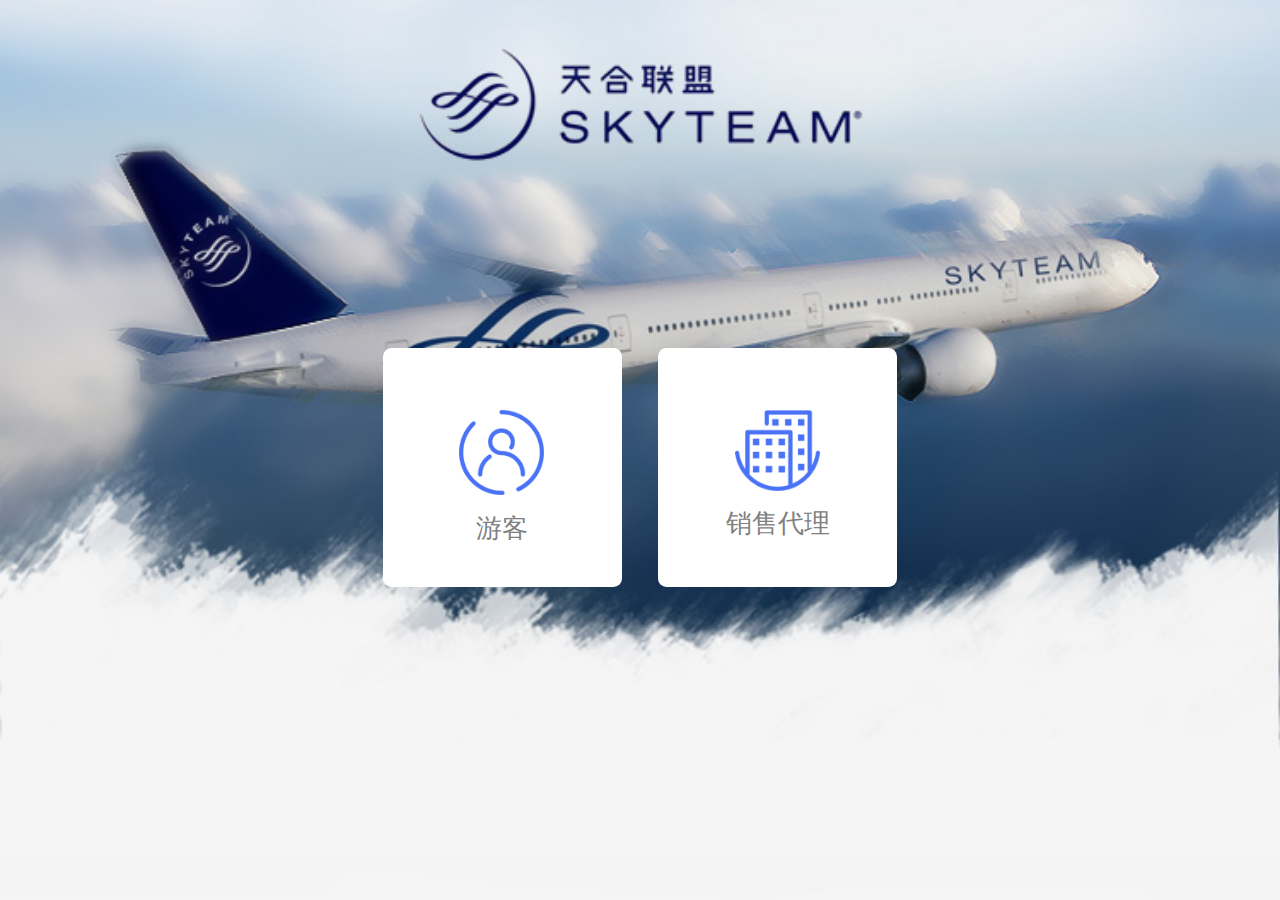
<file: index.html>
<!DOCTYPE html>
<html>
	<head>
		<meta charset="UTF-8">
		<meta name="viewport" content="width=device-width,initial-scale=1.0, minimum-scale=1.0, maximum-scale=1.0, user-scalable=no" />
		<meta name="full-screen" content="yes">
		<meta name="x5-fullscreen" content="true">
		<meta name="apple-touch-fullscreen" content="yes">
		<meta name="screen-orientation" content="portrait">
		<meta name="x5-orientation" content="portrait">
		<meta name="apple-mobile-web-app-status-bar-style" content="black" />
		<meta name="format-detection" content="telephone=no" />
		<meta name="format-detection" content="email=no" />
		<link rel="stylesheet" type="text/css" href="css/main.css"/>
		<title>天合联盟销售系统</title>
	</head>
	<body>
		<div class="index background1">
			<div class="index-btns">
				<a href="tourist.html">
					<div>
						<div class="icon-tourist"></div>
						<span>游客</span>
					</div>
				</a>
				<a href="login.html">
					<div>
						<div class="icon-agent"></div>
						<span>销售代理</span>
					</div>
				</a>
			</div>
		</div>
	</body>
</html>
</file>
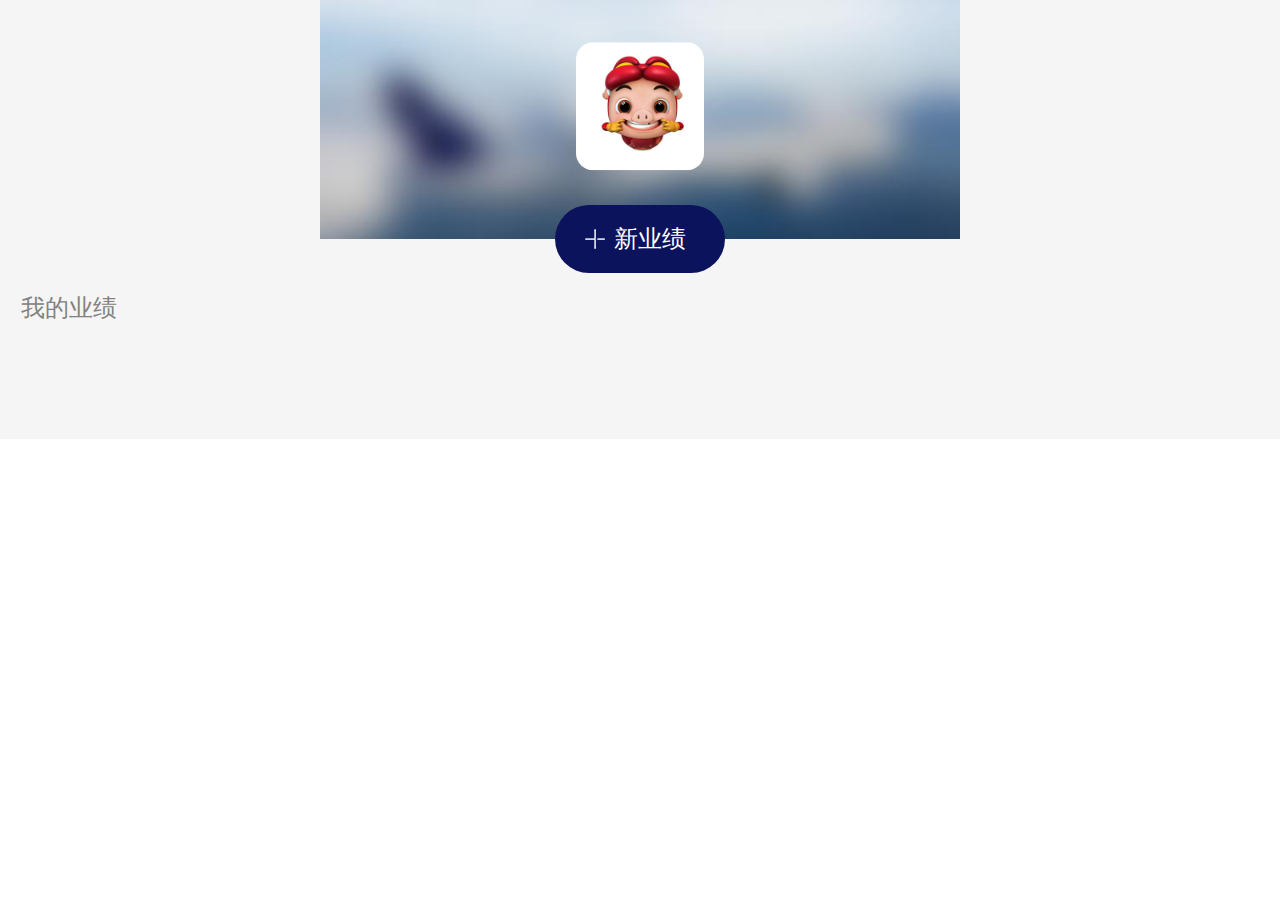
<file: achievement.html>
<!DOCTYPE html>
<html>
	<head>
		<meta charset="UTF-8">
		<meta name="viewport" content="width=device-width,initial-scale=1.0, minimum-scale=1.0, maximum-scale=1.0, user-scalable=no" />
		<meta name="full-screen" content="yes">
		<meta name="x5-fullscreen" content="true">
		<meta name="apple-touch-fullscreen" content="yes">
		<meta name="screen-orientation" content="portrait">
		<meta name="x5-orientation" content="portrait">
		<meta name="apple-mobile-web-app-status-bar-style" content="black" />
		<meta name="format-detection" content="telephone=no" />
		<meta name="format-detection" content="email=no" />
		<title>天合联盟销售系统</title>
		<link rel="stylesheet" type="text/css" href="css/main.css"/>
	</head>
	<body>
		<div class="achievement" data-click="false"> 
			<div class="header"> 
				<span class="header-photo"><img src="images/head.jpg"/></span>
				<div class="header-add" id="add">
					<p>新业绩</p>
				</div>
			</div>
			<div class="my-lists">
				<h3>我的业绩</h3>
				<ul id="list">
					<!--<li class="my-lists-li">
						<span class="img"><img src="images/picture.png" alt="" /></span>
						<div class="txt">
							<p class="txt1 shengl">FFZD4851697745FFZD4851697745</p>
							<p class="txt2">第一季度</p>
							<span>￥32424</span>
						</div>
					</li>
					<li class="my-lists-li">
						<span class="img"><img src="images/picture.png" alt="" /></span>
						<div class="txt">
							<p class="txt1">FFZD4851697745</p>
							<p class="txt2">第一季度</p>
							<span>￥32424</span>
						</div>
					</li>-->
				</ul>
			</div>
			<div class="page" id="page1"></div>
		</div>
		
		<div class="achievement-add"> 
			<!--<div class="header"></div>-->
			<div class="opacity-box">
			
			</div>
			<div class="form-table">
				<form action="" id="form-table">
					<dl>
						<dt>套票号</dt>
						<dd><input type="text" name="number" placeholder="请输入套票号" /></dd>
						<span class="line"></span>
					</dl>
					<dl>
						<dt>套票金额</dt>
						<dd><input type="number" name="money" placeholder="请输入套票金额" /></dd>
						<span class="line"></span>
					</dl>
					<dl>
						<dt>上传图片</dt>
						<dd>
							<div class="file-box">
								<img id="preview-img" src="images/picture.png" class="hide">
								<input  type="file" name="fileScreen" accept="image/*" id="fileScreen" value="">
							</div>
						</dd>
						<span class="line"></span>
					</dl>
					<dl>
						<dt>活动时间</dt>
						<dd class="time">
							<span data-time="1">第一季度</span>
							<span data-time="2">第二季度</span>
							<span data-time="3">第三季度</span>
							<span data-time="4">第四季度</span>
						</dd>
					</dl>
					<div class="submit">提交新业绩</div>
				</form>
			</div>
		</div>
		<script type="text/javascript">
			var baseURL = 'images/';
		</script>
		<script src="js/jquery-2.1.0.js" type="text/javascript" charset="utf-8"></script>
		<script src="js/common.js" type="text/javascript" charset="utf-8"></script>
		<script src="js/jquery.mCustomScrollbar.concat.min.js" type="text/javascript" charset="utf-8"></script>
		<script src="js/achievement.js" type="text/javascript" charset="utf-8"></script>
	</body>
</html>
</file>
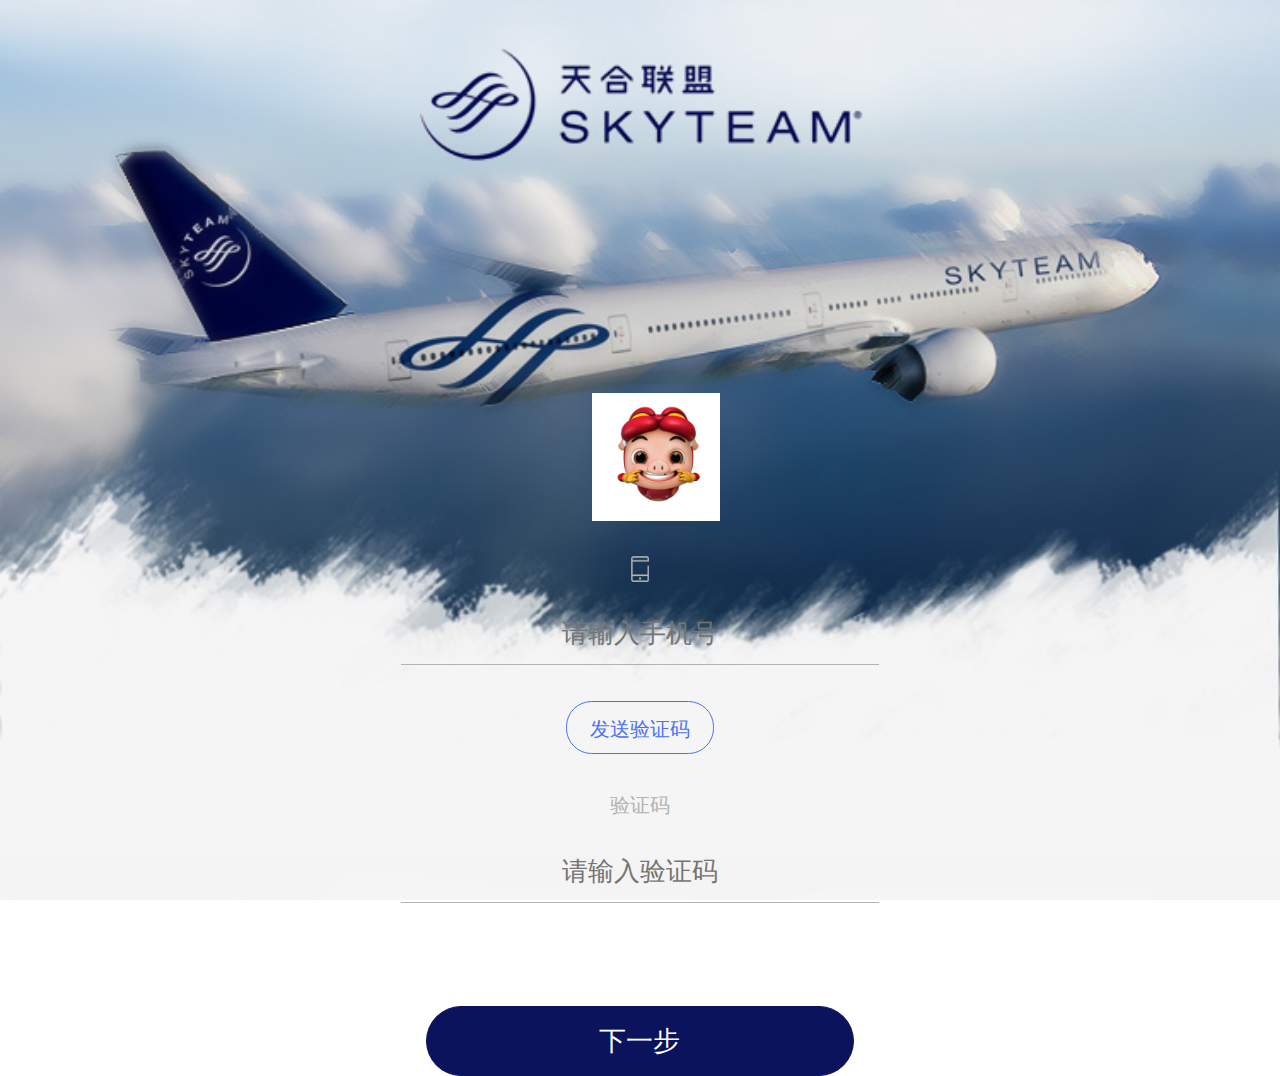
<file: forget.html>
<!DOCTYPE html>
<html>
	<head>
		<meta charset="UTF-8">
		<meta name="viewport" content="width=device-width,initial-scale=1.0, minimum-scale=1.0, maximum-scale=1.0, user-scalable=no" />
		<meta name="full-screen" content="yes">
		<meta name="x5-fullscreen" content="true">
		<meta name="apple-touch-fullscreen" content="yes">
		<meta name="screen-orientation" content="portrait">
		<meta name="x5-orientation" content="portrait">
		<meta name="apple-mobile-web-app-status-bar-style" content="black" />
		<meta name="format-detection" content="telephone=no" />
		<meta name="format-detection" content="email=no" />
		<title>天合任我行-忘记密码</title>
		<link rel="stylesheet" type="text/css" href="css/main.css"/>
	</head>
	<body>
		<div class="login background1">
			<!--忘记密码-->
			<div class="forget-cont">
				<!--head-->
				<div class="head">
					<img src="images/head.jpg"/>
				</div>
				<!--input-->
				<ul class="input-wrap">
					<li>
						<div><span class="icon-phone icon"></span></div>
						<input type="text" name="" id="phone" value="" placeholder="请输入手机号" />
						<span class="line"></span>
					</li>
					<li class="identify-code">
						<div id="identify-code" class="" data-code='0'>发送验证码</div>
						<p id="identify-time" class="hide">60s</p>
					</li>
					<li>
						<div><span class="icon-txt icon">验证码</span></div>
						<input type="text" name="" id="identify" value="" placeholder="请输入验证码" />
						<p class="identify-txt">验证码错误</p>
						<span class="line"></span>
					</li>
				</ul>
				<!--btns-->
				<ul class="forget-btns">
					<li class="btns active btn-forget-next">下一步</li>
				</ul>
			</div>
		</div>
		<script type="text/javascript">
			var baseURL = 'images/';
		</script>
		<script src="js/jquery-2.1.0.js" type="text/javascript" charset="utf-8"></script>
		<script src="js/common.js" type="text/javascript" charset="utf-8"></script>
		<script src="js/forget.js" type="text/javascript" charset="utf-8"></script>
	</body>
</html>
</file>
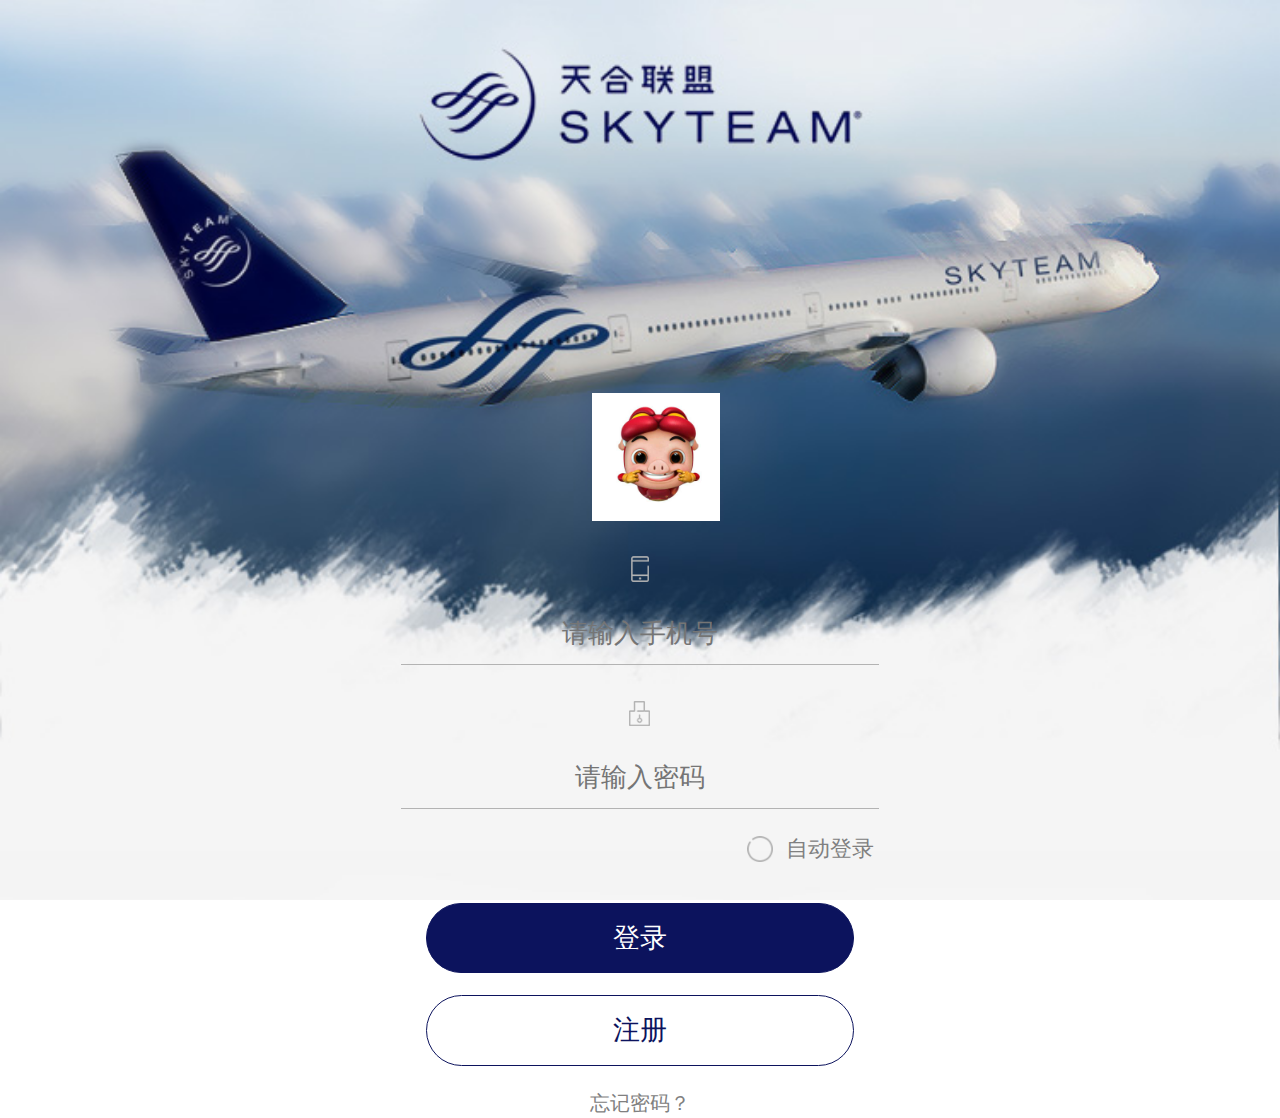
<file: login.html>
<!DOCTYPE html>
<html>
	<head>
		<meta charset="UTF-8">
		<meta name="viewport" content="width=device-width,initial-scale=1.0, minimum-scale=1.0, maximum-scale=1.0, user-scalable=no" />
		<meta name="full-screen" content="yes">
		<meta name="x5-fullscreen" content="true">
		<meta name="apple-touch-fullscreen" content="yes">
		<meta name="screen-orientation" content="portrait">
		<meta name="x5-orientation" content="portrait">
		<meta name="apple-mobile-web-app-status-bar-style" content="black" />
		<meta name="format-detection" content="telephone=no" />
		<meta name="format-detection" content="email=no" />
		<title>天合任我行-登录</title>
		<link rel="stylesheet" type="text/css" href="css/main.css"/>
	</head>
	<body>
		<div class="login background1">
			<!--登录-->
			<div class="login-cont">
				<!--head-->
				<div class="head">
					<img src="images/head.jpg"/>
				</div>
				<!--input-->
				<ul class="input-wrap">
					<li>
						<div><span class="icon-phone icon"></span></div>
						<input type="text" name="" id="account" value="" placeholder="请输入手机号" />
						<span class="line"></span>
					</li>
					<li>
						<div><span class="icon-lock icon"></span></div>
						<input type="password" name="" id="password" value="" placeholder="请输入密码" />
						<span class="line"></span>
					</li>
				</ul>
				<!--auto-->
				<div class="auto-login">
					<div>
						<span class="icon-login" data-auto='0'></span>
						<span>自动登录</span>
					</div>
				</div>
				<!--btns-->
				<ul class="login-btns">
					<li class="btns active btn-login">登录</li>
					<li class="btns btn-register">注册</li>
				</ul>
				<!--foget-->
				<div class="login-forget">
					<button>忘记密码？</button>
				</div>
			</div>
		</div>
		<script type="text/javascript">
			var baseURL = 'images/';
		</script>
		<script src="js/jquery-2.1.0.js" type="text/javascript" charset="utf-8"></script>
		<script src="js/common.js"></script>
		<script src="js/login.js" type="text/javascript"></script>
	</body>
</html>
</file>
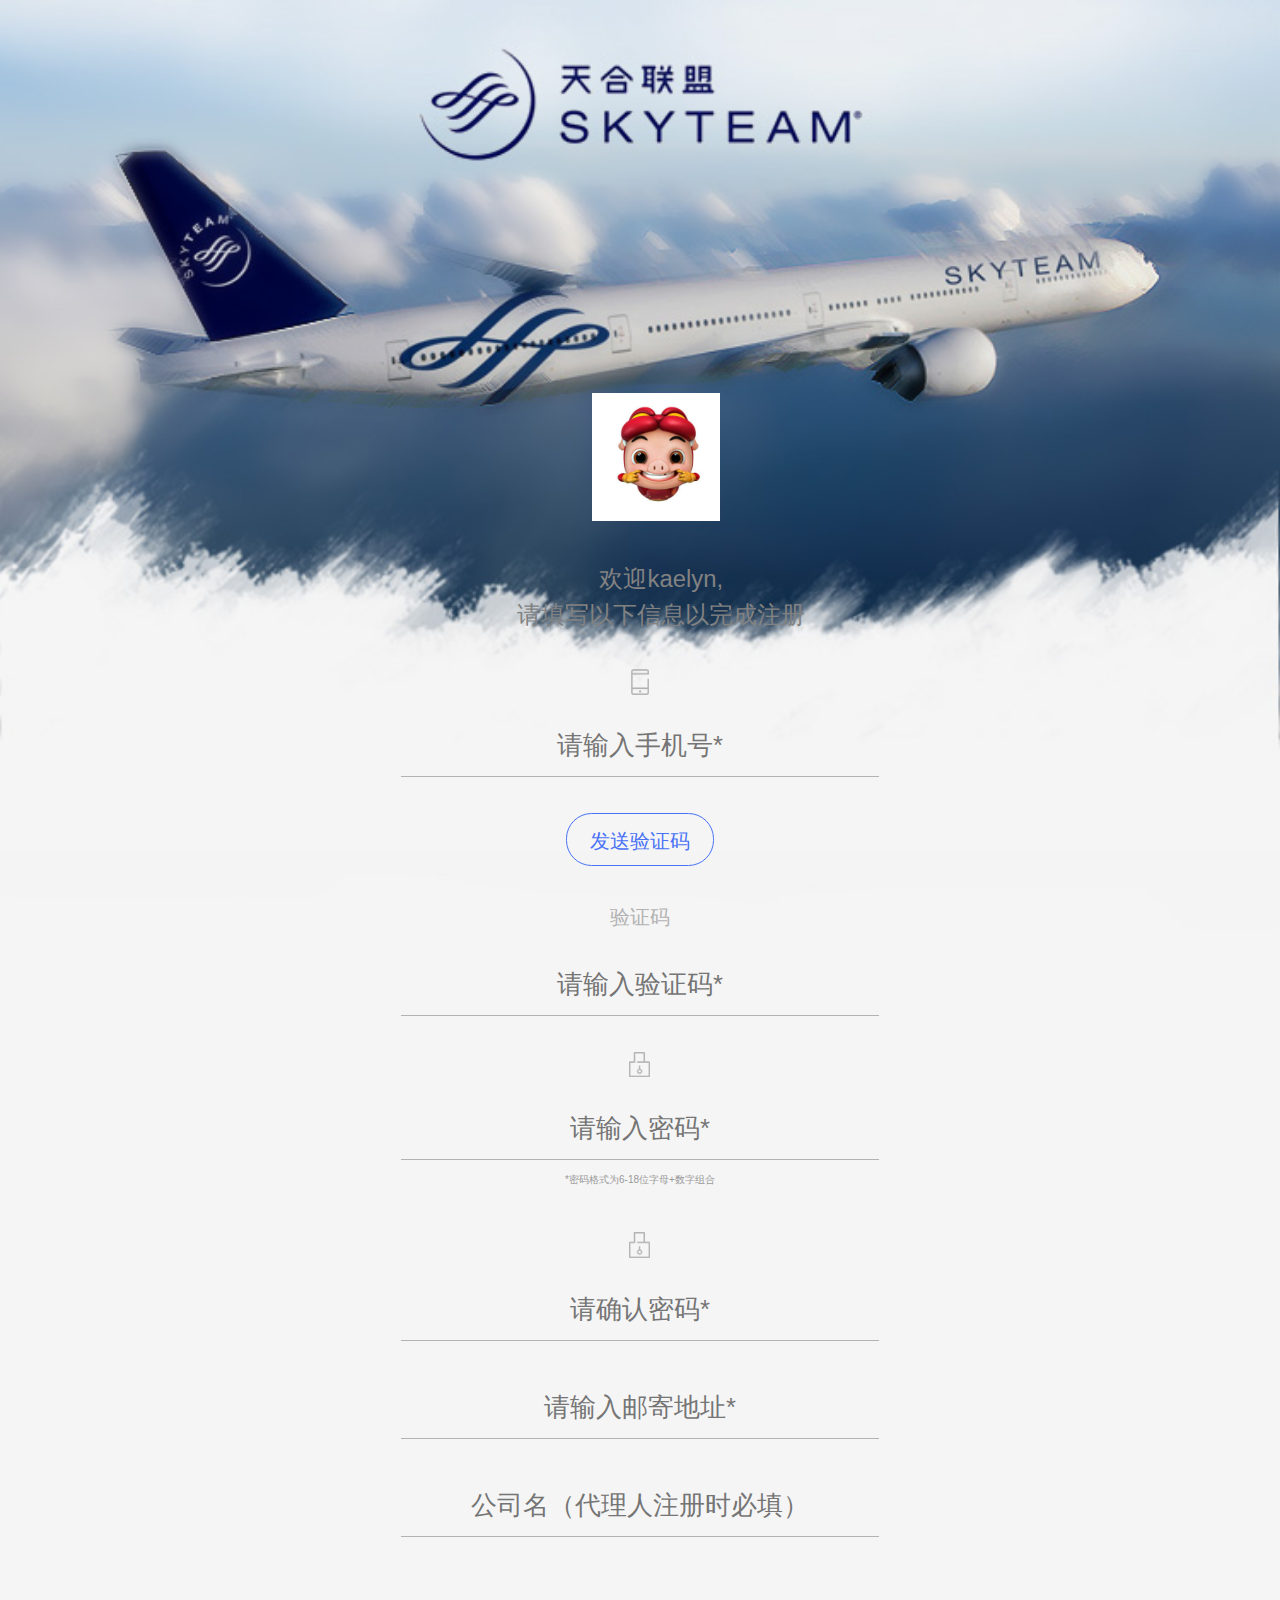
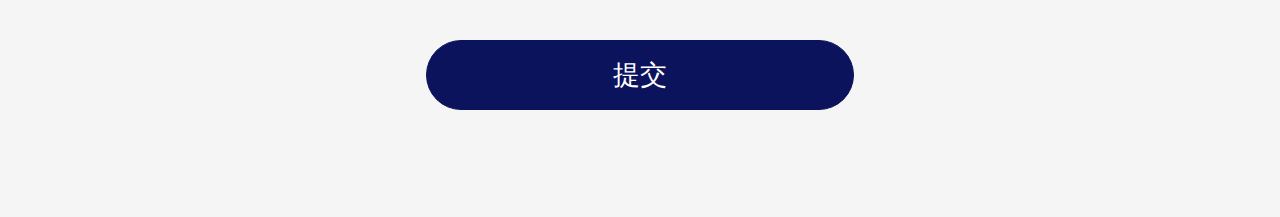
<file: register.html>
<!DOCTYPE html>
<html>
	<head>
		<meta charset="UTF-8">
		<meta name="viewport" content="width=device-width,initial-scale=1.0, minimum-scale=1.0, maximum-scale=1.0, user-scalable=no" />
		<meta name="full-screen" content="yes">
		<meta name="x5-fullscreen" content="true">
		<meta name="apple-touch-fullscreen" content="yes">
		<meta name="screen-orientation" content="portrait">
		<meta name="x5-orientation" content="portrait">
		<meta name="apple-mobile-web-app-status-bar-style" content="black" />
		<meta name="format-detection" content="telephone=no" />
		<meta name="format-detection" content="email=no" />
		<title>天合任我行-注册</title>
		<link rel="stylesheet" type="text/css" href="css/main.css"/>
	</head>
	<body>
		<div class="register background1">
			
			<!--重置密码-->
			<div class="register-cont">
				<!--head-->
				<div class="head">
					<img src="images/head.jpg"/>
				</div>
				<div class="register-welcome">
					欢迎<span>kaelyn</span>,<br />请填写以下信息以完成注册
				</div>
				<!--input-->
				<ul class="input-wrap">
					<li>
						<div><span class="icon-phone icon"></span></div>
						<input type="text" name="" id="phone" value="" placeholder="请输入手机号*" />
						<span class="line"></span>
					</li>
					<li class="identify-code">
						<div id="identify-code" class="" data-code='0'>发送验证码</div>
						<p id="identify-time">60s</p>
						<span class="line"></span>
					</li>
					<li>
						<div><span class="icon-txt icon">验证码</span></div>
						<input type="text" name="" id="identify" value="" placeholder="请输入验证码*" />
						<p class="identify-txt">验证码错误</p>
						<span class="line"></span>
					</li>
					<li class="input-password">
						<div><span class="icon-lock icon"></span></div>
						<input type="password" name="" id="password1" value="" placeholder="请输入密码*" />
						<span class="line"></span>
						<p class="reset-format">*密码格式为6-18位字母+数字组合</p>
					</li>
					<li>
						<div><span class="icon-lock icon"></span></div>
						<input type="password" name="" id="password2" value="" placeholder="请确认密码*" />
						<span class="line"></span>
						<!--<p class="reset-format">*密码格式为6-18位字母+数字组合</p>-->
					</li>
					<li>
						<div><span class="icon-add icon"></span></div>
						<input type="text" name="" id="address" value="" placeholder="请输入邮寄地址*" />
						<span class="line"></span>
					</li>
					<li>
						<div><span class="icon-company icon"></span></div>
						<input type="text" name="" id="company" value="" placeholder="公司名（代理人注册时必填）" />
						<span class="line"></span>
					</li>
				</ul>
				<!--btns-->
				<ul class="forget-btns">
					<li class="btns active btn-register-submit">提交</li>
				</ul>
			</div>
		</div>
		<script type="text/javascript">
			var baseURL = 'images/';
		</script>
		<script src="js/jquery-2.1.0.js" type="text/javascript" charset="utf-8"></script>
		<script src="js/common.js" type="text/javascript" charset="utf-8"></script>
		<script src="js/register.js" type="text/javascript" charset="utf-8"></script>
	</body>
</html>
</file>
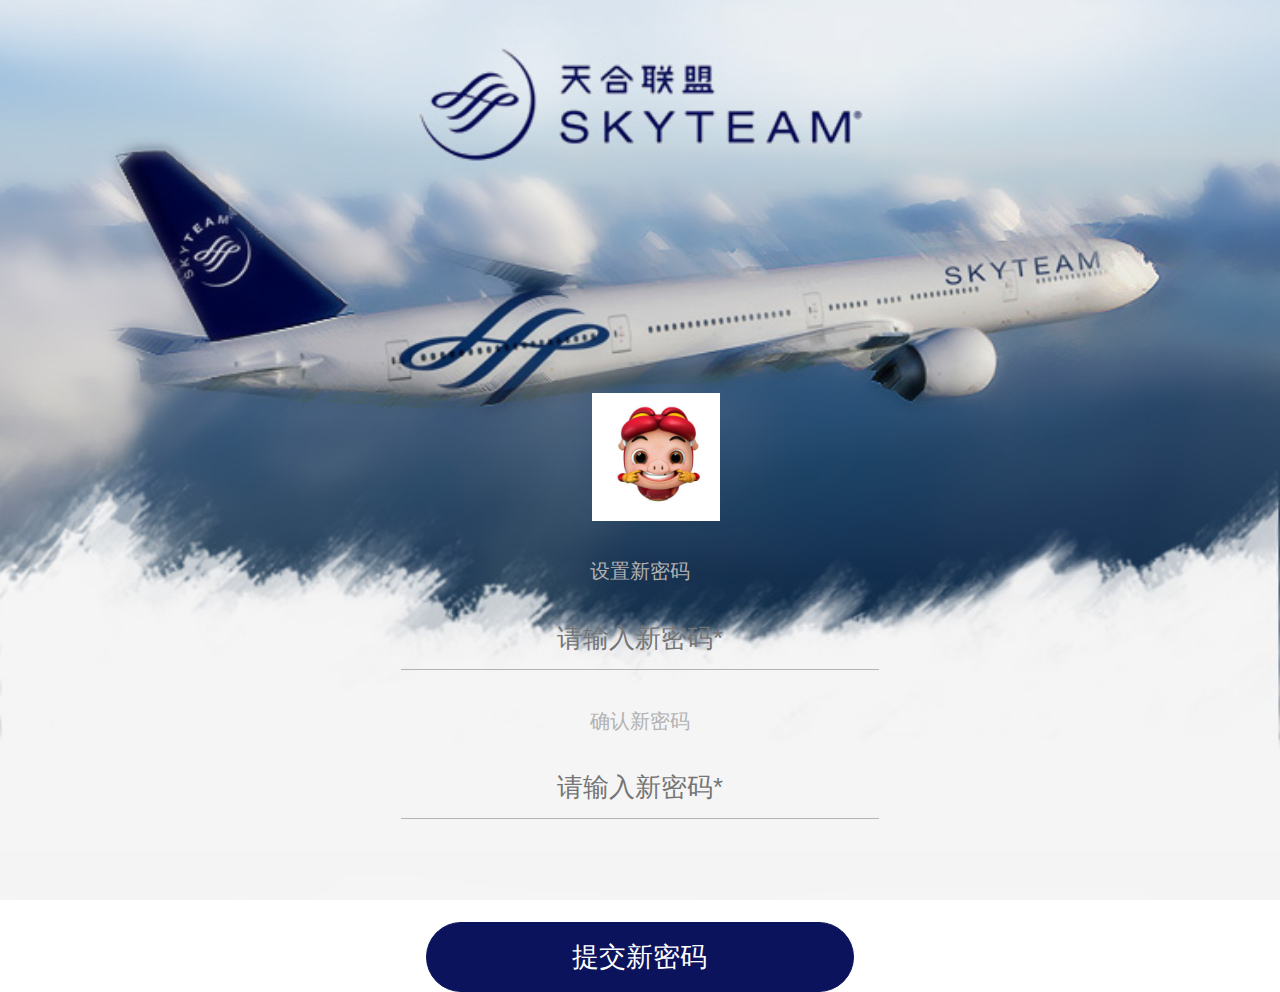
<file: reset.html>
<!DOCTYPE html>
<html>
	<head>
		<meta charset="UTF-8">
		<meta name="viewport" content="width=device-width,initial-scale=1.0, minimum-scale=1.0, maximum-scale=1.0, user-scalable=no" />
		<meta name="full-screen" content="yes">
		<meta name="x5-fullscreen" content="true">
		<meta name="apple-touch-fullscreen" content="yes">
		<meta name="screen-orientation" content="portrait">
		<meta name="x5-orientation" content="portrait">
		<meta name="apple-mobile-web-app-status-bar-style" content="black" />
		<meta name="format-detection" content="telephone=no" />
		<meta name="format-detection" content="email=no" />
		<title>天合任我行-重设密码</title>
		<link rel="stylesheet" type="text/css" href="css/main.css"/>
	</head>
	<body>
		<div class="login background1">
			<!--重置密码-->
			<div class="reset-cont">
				<!--head-->
				<div class="head">
					<img src="images/head.jpg"/>
				</div>
				<!--input-->
				<ul class="input-wrap">
					<li>
						<div><span class="icon-txt icon">设置新密码</span></div>
						<input type="password" name="" id="password1" value="" placeholder="请输入新密码*" />
						<span class="line"></span>
					</li>
					<li>
						<div><span class="icon-txt icon">确认新密码</span></div>
						<input type="password" name="" id="password2" value="" placeholder="请输入新密码*" />
						<p class="identify-txt">密码不一致</p>
						<span class="line"></span>
					</li>
					<div class="reset-format hide">*密码格式为6-18位字母+数字组合</div>
				</ul>
				<!--btns-->
				<ul class="forget-btns">
					<li class="btns active btn-reset-submit">提交新密码</li>
				</ul>
			</div>
		</div>
		<script type="text/javascript">
			var baseURL = 'images/';
		</script>
		<script src="js/jquery-2.1.0.js" type="text/javascript" charset="utf-8"></script>
		<script src="js/common.js" type="text/javascript" charset="utf-8"></script>
		<script src="js/reset.js" type="text/javascript" charset="utf-8"></script>
	</body>
</html>
</file>
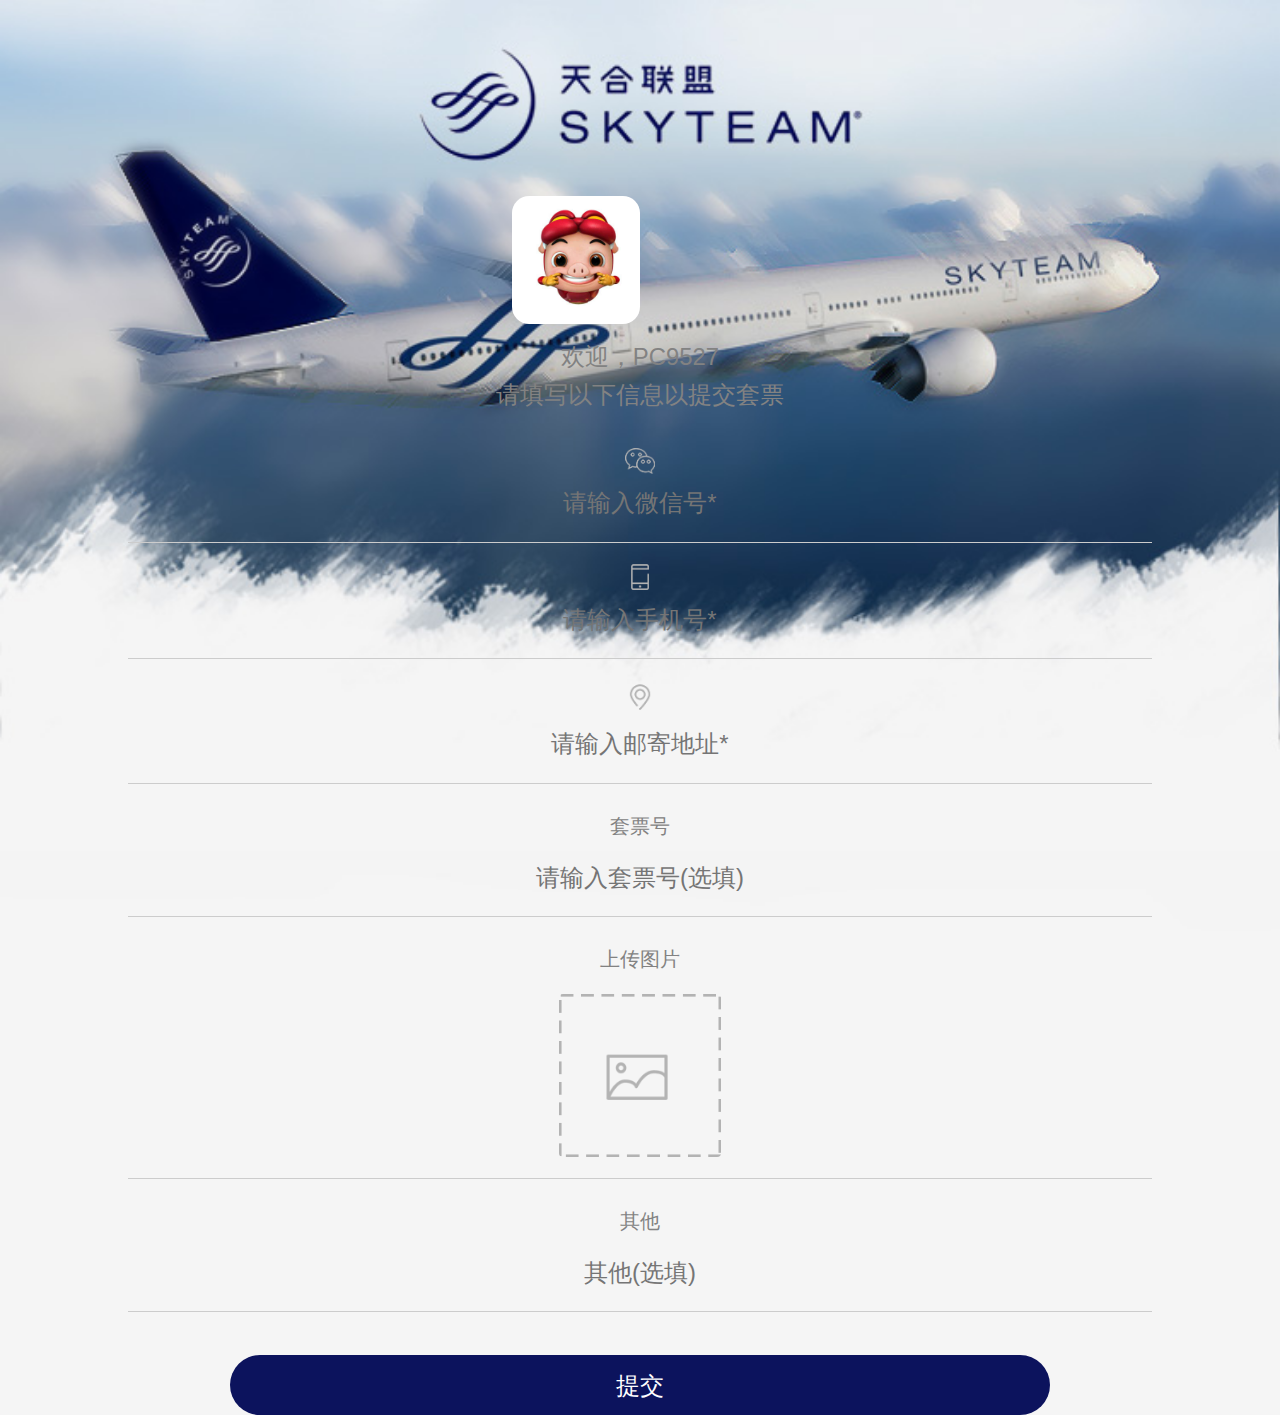
<file: tourist.html>
<!DOCTYPE html>
<html>
	<head>
		<meta charset="UTF-8">
		<meta name="viewport" content="width=device-width,initial-scale=1.0, minimum-scale=1.0, maximum-scale=1.0, user-scalable=no" />
		<meta name="full-screen" content="yes">
		<meta name="x5-fullscreen" content="true">
		<meta name="apple-touch-fullscreen" content="yes">
		<meta name="screen-orientation" content="portrait">
		<meta name="x5-orientation" content="portrait">
		<meta name="apple-mobile-web-app-status-bar-style" content="black" />
		<meta name="format-detection" content="telephone=no" />
		<meta name="format-detection" content="email=no" />
		<title>天合联盟销售系统</title>
		<link rel="stylesheet" type="text/css" href="css/main.css"/>
	</head>
	<body>
		<div class="tourist background1">
			<div class="header"> 
				<span class="header-photo"><img src="images/head.jpg"/></span>
			</div>
			<div class="form-table">
				<form action="" id="form-table">
					<dl class="title">
						<dt>欢迎，<span>PC9527</span></dt>
						<dd>请填写以下信息以提交套票</dd>
					</dl>
					<dl>
						<dt><span class="gray"></span></dt>
						<dd><input type="text" name="wechat" id="wechat" placeholder="请输入微信号*" /></dd>
						<span class="line"></span>
					</dl>
					<dl>
						<dt><span class="gray"></span></dt>
						<dd><input type="text" name="phone" id="phone" placeholder="请输入手机号*" /></dd>
						<span class="line"></span>
					</dl>
					<dl>
						<dt><span class="gray"></span></dt>
						<dd><input type="text" name="address" id="address" placeholder="请输入邮寄地址*" /></dd>
						<span class="line"></span>
					</dl>
					<dl>
						<dt>套票号</dt>
						<dd><input type="text" name="ticket" id="ticket" placeholder="请输入套票号(选填)" /></dd>
						<span class="line"></span>
					</dl>
					<dl>
						<dt>上传图片</dt>
						<dd>
							<div class="file-box">
								<img id="preview-img" src="images/picture.png" class="hide">
								<input  type="file" name="fileScreen" accept="image/*" id="fileScreen" value="">
							</div>
						</dd>
						<span class="line"></span>
					</dl>
					<dl>
						<dt>其他</dt>
						<dd><input type="text" name="ticket" id="other" placeholder="其他(选填)" /></dd>
						<span class="line"></span>
					</dl>
					<div class="submit">提交</div>
				</form>
			</div>
		</div>
		<script src="js/jquery-2.1.0.js" type="text/javascript" charset="utf-8"></script>
		<script type="text/javascript">
			var baseURL = 'images/';
		</script>
		<script src="js/common.js" type="text/javascript" charset="utf-8"></script>
		<script src="js/tourist.js" type="text/javascript" charset="utf-8"></script>
	</body>
</html>
</file>
<file: css/main.css>
@charset "UTF-8";
/*--------------------功能: 重设浏览器默认样式 START--------------------*/
a, abbr, acronym, address, applet, article, aside, audio,
b, blockquote, big, body,
center, canvas, caption, cite, code, command,
datalist, dd, del, details, dfn, dl, div, dt,
em, embed,
fieldset, figcaption, figure, font, footer, form,
h1, h2, h3, h4, h5, h6, header, hgroup, html,
i, iframe, img, ins,
kbd,
keygen,
label, legend, li,
meter,
nav,
object, ol, output,
p, pre, progress,
q,
s, samp, section, small, span, source, strike, strong, sub, sup,
table, tbody, tfoot, thead, th, tr, tt,
u, ul,
var {
  background: transparent;
  border: 0 none;
  margin: 0;
  padding: 0;
  border: 0;
  outline: 0;
  vertical-align: top;
  -webkit-tap-highlight-color: transparent;
  -webkit-font-smoothing: antialiased; }

blockquote, q {
  quotes: none; }

table, table td {
  padding: 0;
  border: none;
  border-collapse: collapse; }

img {
  border: 0; }

select {
  white-space: nowrap; }

caption {
  text-align: left; }

embed {
  vertical-align: top; }

div, ul, li, ol, dl, dd, p {
  word-wrap: break-word; }

ul, li, ol, dl, dd {
  list-style-type: none; }

input, textarea, select {
  font-family: inherit;
  outline: none;
  font-size: inherit;
  font-weight: inherit;
  padding: 0;
  margin: 0; }

h1, h2, h3, h4, h5, h6 {
  font-size: 100%;
  font-weight: normal; }

body {
  text-align: left;
  color: #828282;
  overflow-x: hidden; }

html, body {
  font: 10px/1.5 Microsoft YaHei,\5b8b\4f53, Arial, Verdana;
  width: 100%; }

a {
  text-decoration: none;
  white-space: nowrap;
  color: #828282; }

input, input[type="button"], input[type="submit"], input[type="reset"], input[type="number"] {
  -webkit-appearance: none; }

input::-webkit-inner-spin-button {
  -webkit-appearance: none; }

input::-webkit-outer-spin-button {
  -webkit-appearance: none; }

/* ---------- Responsive accurate ---------- */
@media (min-width: 640px) {
  html {
    font-size: 24px; } }
@media (min-width: 631px) and (max-width: 639px) {
  html {
    font-size: 23.66px; } }
@media (min-width: 622px) and (max-width: 630px) {
  html {
    font-size: 23.33px; } }
@media (min-width: 613px) and (max-width: 621px) {
  html {
    font-size: 23px; } }
@media (min-width: 604px) and (max-width: 612px) {
  html {
    font-size: 22.66px; } }
@media (min-width: 595px) and (max-width: 603px) {
  html {
    font-size: 22.33px; } }
@media (min-width: 586px) and (max-width: 594px) {
  html {
    font-size: 22px; } }
@media (min-width: 577px) and (max-width: 585px) {
  html {
    font-size: 21.66px; } }
@media (min-width: 568px) and (max-width: 576px) {
  html {
    font-size: 21.33px; } }
@media (min-width: 559px) and (max-width: 567px) {
  html {
    font-size: 21px; } }
@media (min-width: 550px) and (max-width: 558px) {
  html {
    font-size: 20.66px; } }
@media (min-width: 541px) and (max-width: 549px) {
  html {
    font-size: 20.33px; } }
@media (min-width: 533px) and (max-width: 540px) {
  html {
    font-size: 20px; } }
@media (min-width: 524px) and (max-width: 532px) {
  html {
    font-size: 19.66px; } }
@media (min-width: 515px) and (max-width: 523px) {
  html {
    font-size: 19.33px; } }
@media (min-width: 506px) and (max-width: 514px) {
  html {
    font-size: 19px; } }
@media (min-width: 497px) and (max-width: 505px) {
  html {
    font-size: 18.66px; } }
@media (min-width: 488px) and (max-width: 496px) {
  html {
    font-size: 18.33px; } }
@media (min-width: 480px) and (max-width: 487px) {
  html {
    font-size: 18px; } }
@media (min-width: 471px) and (max-width: 479px) {
  html {
    font-size: 17.66px; } }
@media (min-width: 462px) and (max-width: 470px) {
  html {
    font-size: 17.33px; } }
@media (min-width: 453px) and (max-width: 461px) {
  html {
    font-size: 17px; } }
@media (min-width: 444px) and (max-width: 452px) {
  html {
    font-size: 17.12px; } }
@media (min-width: 435px) and (max-width: 443px) {
  html {
    font-size: 16.33px; } }
@media (min-width: 426px) and (max-width: 434px) {
  html {
    font-size: 16px; } }
@media (min-width: 417px) and (max-width: 425px) {
  html {
    font-size: 15.66px; } }
@media (min-width: 408px) and (max-width: 416px) {
  html {
    font-size: 15.33px; } }
@media (min-width: 400px) and (max-width: 407px) {
  html {
    font-size: 15px; } }
@media (min-width: 391px) and (max-width: 399px) {
  html {
    font-size: 14.66px; } }
@media (min-width: 382px) and (max-width: 390px) {
  html {
    font-size: 14.33px; } }
@media (min-width: 374px) and (max-width: 381px) {
  html {
    font-size: 14px; } }
@media (min-width: 365px) and (max-width: 373px) {
  html {
    font-size: 13.66px; } }
@media (min-width: 356px) and (max-width: 364px) {
  html {
    font-size: 13.33px; } }
@media (min-width: 347px) and (max-width: 355px) {
  html {
    font-size: 13px; } }
@media (min-width: 338px) and (max-width: 346px) {
  html {
    font-size: 12.66px; } }
@media (min-width: 329px) and (max-width: 337px) {
  html {
    font-size: 12.44px; } }
@media (max-width: 328px) {
  html {
    font-size: 12px; } }
/*
 * SASS setting 
 */
html, body {
  height: 100%; }

.hide {
  display: none; }

.fixed {
  position: fixed;
  width: 100%;
  height: 100%;
  left: 0;
  top: 0;
  z-index: 1000;
  background-color: rgba(0, 0, 0, 0.5); }

.background1 {
  background-image: url(../images/bg1.jpg);
  position: relative;
  width: 100%;
  height: 100%;
  left: 0;
  top: 0;
  min-height: 504px;
  background-repeat: no-repeat;
  background-color: #F5F5F5;
  -webkit-background-size: 100% auto;
  -moz-background-size: 100% auto;
  background-size: 100% auto; }

.gray {
  color: #808080; }

.form-table {
  width: 80%;
  margin: 0 auto; }
  .form-table dl {
    padding: 0.88889rem 0;
    text-align: center;
    line-height: 1.77778rem;
    font-size: 0.85333rem;
    position: relative;
    border-bottom: 1px #ccc solid; }
    .form-table dl.active dt {
      color: #4972f6; }
    .form-table dl dd {
      padding-top: 0.53333rem; }
      .form-table dl dd input {
        width: 80%;
        display: block;
        margin: 0 auto;
        border: none;
        height: 1.42222rem;
        line-height: 1.42222rem;
        background: none;
        text-align: center;
        font-size: 0.99556rem;
        color: #000000; }
      .form-table dl dd .file-box {
        position: relative;
        width: 6.79111rem;
        height: 6.79111rem;
        -webkit-border-radius: 4px;
        -moz-border-radius: 4px;
        border-radius: 4px;
        margin: 0 auto;
        cursor: pointer;
        text-align: center;
        line-height: 130px;
        background: url("../images/icon_picture.png") no-repeat;
        background-size: 100%; }
        .form-table dl dd .file-box input {
          position: absolute;
          left: 0;
          top: 0;
          width: 100%;
          height: 100%;
          z-index: 100;
          cursor: pointer;
          -webkit-appearance: none;
          -webkit-opacity: 0;
          -moz-opacity: 0;
          -o-opacity: 0;
          -ms-opacity: 0;
          opacity: 0;
          filter: alpha(opacity=0); }
        .form-table dl dd .file-box img {
          position: absolute;
          max-width: 100%;
          max-height: 100%;
          z-index: 10;
          top: 50%;
          left: 50%;
          -webkit-transform: translate(-50%, -50%);
          -moz-transform: translate(-50%, -50%);
          transform: translate(-50%, -50%); }
    .form-table dl .line {
      position: absolute;
      height: 1px;
      width: 0;
      bottom: -1px;
      background: #4972f6;
      left: 50%;
      -webkit-transform: translatex(-50%);
      -moz-transform: translatex(-50%);
      transform: translatex(-50%); }
  .form-table .submit {
    width: 80%;
    height: 2.48889rem;
    line-height: 2.56rem;
    text-align: center;
    background: #0c135d;
    font-size: 0.99556rem;
    color: #fff;
    margin: 1.77778rem auto 0;
    -webkit-border-radius: 1.77778rem;
    -moz-border-radius: 1.77778rem;
    border-radius: 1.77778rem; }

.alert-txt {
  position: fixed;
  left: 50%;
  top: 40%;
  max-width: 80%;
  padding: 0.6rem 1.1rem;
  color: #FFFFFF;
  font-size: 1rem;
  line-height: 1.3rem;
  text-align: center;
  background-color: rgba(0, 0, 0, 0.8);
  -webkit-transform: translateX(-50%);
  -moz-transform: translateX(-50%);
  transform: translateX(-50%);
  -webkit-border-radius: 0.6rem;
  -moz-border-radius: 0.6rem;
  border-radius: 0.6rem;
  z-index: 99999; }

.dialog-inner {
  position: relative;
  width: 20.62222rem;
  height: 13.76rem;
  margin: 0 auto;
  top: 27.36318%; }
  .dialog-inner img {
    width: 100%;
    height: 100%; }
  .dialog-inner p {
    position: absolute;
    top: 6.4rem;
    left: 50%;
    margin-left: -5.68889rem;
    width: 11.37778rem;
    text-align: center;
    color: #000000;
    font-size: 1.06667rem;
    line-height: 1.6rem; }

button {
  color: #808080;
  font-size: 0.85333rem;
  font-family: "微软雅黑";
  border: none;
  background: none;
  outline: none; }

.index-btns {
  position: relative;
  width: 22.04444rem;
  height: 9.95556rem;
  top: 38.69048%;
  margin: 0 auto;
  text-align: center; }
  .index-btns a {
    display: inline-block;
    width: 9.95556rem;
    height: 9.95556rem;
    background-color: #FFFFFF;
    -webkit-border-radius: 0.35556rem;
    -moz-border-radius: 0.35556rem;
    border-radius: 0.35556rem; }
    .index-btns a:nth-child(1) {
      margin-right: 1.42222rem; }
    .index-btns a > div {
      position: relative;
      margin: 0 auto;
      top: 2.56rem; }
      .index-btns a > div span {
        position: relative;
        text-align: center;
        color: #808080;
        font-size: 1.06667rem;
        top: 0.56889rem; }

.icon-tourist {
  width: 3.55556rem;
  height: 3.55556rem;
  margin: 0 auto;
  background: url(../images/icon_tourist.png) 0 0 no-repeat;
  -webkit-background-size: 100% 100%;
  -moz-background-size: 100% 100%;
  background-size: 100% 100%; }

.icon-agent {
  width: 3.55556rem;
  height: 3.37778rem;
  margin: 0 auto;
  background: url(../images/icon_agent.png) 0 0 no-repeat;
  -webkit-background-size: 100% 100%;
  -moz-background-size: 100% 100%;
  background-size: 100% 100%; }

.tourist {
  height: auto; }
  .tourist .header {
    position: relative;
    height: 13.51111rem; }
    .tourist .header .header-photo {
      width: 5.33333rem;
      height: 5.33333rem;
      position: absolute;
      bottom: 0;
      left: 40%; }
      .tourist .header .header-photo img {
        width: 100%;
        -webkit-border-radius: 0.71111rem;
        -moz-border-radius: 0.71111rem;
        border-radius: 0.71111rem; }
  .tourist .form-table dl.title {
    font-size: 0.99556rem;
    line-height: 0.88889rem;
    border: none; }
    .tourist .form-table dl.title dt span {
      width: auto;
      display: inline-block;
      background: none; }
  .tourist .form-table dl dt span {
    width: 1.24444rem;
    height: 1.06667rem;
    margin: 0 auto;
    display: block; }
  .tourist .form-table dl:nth-child(2) dt span {
    background: url("../images/icon_wechat2.png") no-repeat;
    background-size: 100%; }
  .tourist .form-table dl:nth-child(3) dt span {
    width: 0.78222rem;
    height: 1.06667rem;
    background: url("../images/icon_phone.png") no-repeat;
    background-size: 100%; }
  .tourist .form-table dl:nth-child(4) dt span {
    width: 1.42222rem;
    height: 1.42222rem;
    background: url("../images/icon_add.png") no-repeat;
    background-size: 100%; }
  .tourist .form-table dl.active:nth-child(2) dt span {
    background: url("../images/icon_wechat.png") no-repeat;
    background-size: 100%; }
  .tourist .form-table dl.active:nth-child(3) dt span {
    width: 0.78222rem;
    height: 1.06667rem;
    background: url("../images/icon_phone_active.png") no-repeat;
    background-size: 100%; }
  .tourist .form-table dl.active:nth-child(4) dt span {
    width: 1.42222rem;
    height: 1.42222rem;
    background: url("../images/icon_add_active.png") no-repeat;
    background-size: 100%; }

.msg {
  position: fixed;
  top: 40%;
  left: 40%;
  color: white; }

.login {
  position: relative;
  width: 100%;
  height: 100%;
  left: 0;
  top: 0;
  min-height: 504px;
  background-repeat: no-repeat;
  background-color: #F5F5F5;
  -webkit-background-size: 100% auto;
  -moz-background-size: 100% auto;
  background-size: 100% auto; }
  .login-cont {
    position: relative;
    width: 19.91111rem;
    top: 8.17778rem;
    margin: 0 auto; }
    .login-cont .auto-login {
      width: 100%;
      height: 1.06667rem;
      margin-top: 1.13778rem; }
      .login-cont .auto-login div {
        float: right;
        height: 1.06667rem; }
      .login-cont .auto-login span {
        line-height: 1.06667rem;
        color: #808080;
        font-size: 0.92444rem;
        margin: 0 0.21333rem; }
  .login-forget {
    text-align: center; }
  .login-btns {
    margin-top: 1.70667rem; }

.head {
  position: relative;
  height: 13.51111rem; }
  .head > img {
    width: 5.33333rem;
    height: 5.33333rem;
    position: absolute;
    bottom: 0;
    left: 40%; }
    .head > img img {
      width: 100%;
      -webkit-border-radius: 0.71111rem;
      -moz-border-radius: 0.71111rem;
      border-radius: 0.71111rem; }

.btns {
  width: 17.77778rem;
  height: 2.84444rem;
  margin: 0 auto;
  text-align: center;
  line-height: 2.84444rem;
  color: #0c135d;
  font-size: 1.13778rem;
  -webkit-border-radius: 2.84444rem;
  -moz-border-radius: 2.84444rem;
  border-radius: 2.84444rem;
  border: 1px solid #0c135d;
  margin-bottom: 0.92444rem; }
  .btns.active {
    background-color: #0c135d;
    color: #FFFFFF; }

.input-wrap > li {
  position: relative;
  margin-top: 1.49333rem;
  border-bottom: solid 1px #b3b3b3; }
  .input-wrap > li.warn {
    border-bottom: solid 1px #ef4754; }
    .input-wrap > li.warn .icon-txt {
      color: #ef4754; }
  .input-wrap > li > div {
    margin-bottom: 0.85333rem; }
  .input-wrap > li input {
    background: none;
    width: 19.2rem;
    height: 2.56rem;
    line-height: 2.56rem;
    padding: 0 0.35556rem;
    border: none;
    text-align: center;
    font-size: 1.06667rem; }
  .input-wrap > li .line {
    position: absolute;
    height: 1px;
    width: 0;
    bottom: -1px;
    background: #4972f6;
    left: 50%;
    -webkit-transform: translatex(-50%);
    -moz-transform: translatex(-50%);
    transform: translatex(-50%); }
  .input-wrap > li.input-password {
    margin-bottom: 3rem; }

.icon-lock {
  display: block;
  margin: 0 auto;
  width: 0.88889rem;
  height: 1.06667rem;
  margin: 0 auto;
  background: url(../images/icon_lock.png) 0 0 no-repeat;
  -webkit-background-size: 100% 100%;
  -moz-background-size: 100% 100%;
  background-size: 100% 100%; }
  .icon-lock.active {
    background-image: url("../images/icon_lock_active.png"); }
  .icon-lock.warn {
    background-image: url("../images/icon_lock_warn.png"); }

.icon-login {
  display: inline-block;
  width: 1.06667rem;
  height: 1.06667rem;
  margin: 0 auto;
  background: url(../images/icon_login.png) 0 0 no-repeat;
  -webkit-background-size: 100% 100%;
  -moz-background-size: 100% 100%;
  background-size: 100% 100%; }
  .icon-login.active {
    background-image: url("../images/icon_login_active.png"); }

.icon-phone {
  display: block;
  width: 0.78222rem;
  height: 1.06667rem;
  margin: 0 auto;
  background: url(../images/icon_phone.png) 0 0 no-repeat;
  -webkit-background-size: 100% 100%;
  -moz-background-size: 100% 100%;
  background-size: 100% 100%; }
  .icon-phone.active {
    background-image: url("../images/icon_phone_active.png"); }
  .icon-phone.warn {
    background-image: url("../images/icon_phone_warn.png"); }

.forget-cont, .reset-cont, .register-cont {
  position: relative;
  width: 19.91111rem;
  top: 0;
  padding-top: 8.17778rem;
  margin: 0 auto; }
  .forget-cont .identify-code, .reset-cont .identify-code, .register-cont .identify-code {
    border: none; }
    .forget-cont .identify-code div, .reset-cont .identify-code div, .register-cont .identify-code div {
      width: 6.04444rem;
      height: 2.13333rem;
      margin: 0 auto;
      color: #4972f6;
      line-height: 2.24rem;
      text-align: center;
      font-size: 0.85333rem;
      border: 1px solid #4972f6;
      -webkit-border-radius: 1.06667rem;
      -moz-border-radius: 1.06667rem;
      border-radius: 1.06667rem; }
      .forget-cont .identify-code div.counting, .reset-cont .identify-code div.counting, .register-cont .identify-code div.counting {
        color: #b3b3b3;
        border: 1px solid #b3b3b3; }
  .forget-cont #identify-time, .reset-cont #identify-time, .register-cont #identify-time {
    display: none;
    position: absolute;
    height: 2.20444rem;
    top: 0;
    right: 5rem;
    color: #b3b3b3;
    font-size: 0.92444rem;
    line-height: 2.27556rem; }
  .forget-cont .identify-txt, .reset-cont .identify-txt, .register-cont .identify-txt {
    display: none;
    position: absolute;
    right: 0.8rem;
    bottom: 0;
    line-height: 2.56rem;
    color: #ef4754;
    font-size: 0.92444rem; }
  .forget-cont .input-wrap, .reset-cont .input-wrap, .register-cont .input-wrap {
    position: relative; }
  .forget-cont .input-wrap > li.warn .identify-txt, .reset-cont .input-wrap > li.warn .identify-txt, .register-cont .input-wrap > li.warn .identify-txt {
    display: block; }
  .forget-cont .forget-btns, .reset-cont .forget-btns, .register-cont .forget-btns {
    margin-top: 4.26667rem; }
  .forget-cont .reset-format, .reset-cont .reset-format, .register-cont .reset-format {
    position: absolute;
    width: 100%;
    top: 5rem;
    color: #999;
    text-align: center; }

.icon-txt {
  display: block;
  color: #b2b2b2;
  font-size: 0.85333rem;
  text-align: center; }

.reset div.reset-format {
  top: 11.5rem; }

.register {
  height: auto;
  padding-bottom: 3.55556rem; }
  .register-welcome {
    position: relative;
    left: 0.88889rem;
    text-align: center;
    margin-top: 1.70667rem;
    font-size: 0.99556rem; }

.achievement {
  padding-bottom: 3.55556rem;
  height: auto;
  background: #f5f5f5; }
  .achievement img {
    width: 100%; }
  .achievement .header {
    height: 9.95556rem;
    width: 26.66667rem;
    height: 9.95556rem;
    margin: 0 auto;
    background: url(../images/bg2.jpg) 0 0 no-repeat;
    -webkit-background-size: 100% 100%;
    -moz-background-size: 100% 100%;
    background-size: 100% 100%;
    position: relative; }
    .achievement .header-photo {
      width: 5.33333rem;
      height: 5.33333rem;
      position: absolute;
      top: 50%;
      left: 50%;
      -webkit-transform: translate(-50%, -60%);
      -moz-transform: translate(-50%, -60%);
      transform: translate(-50%, -60%); }
      .achievement .header-photo img {
        width: 100%;
        -webkit-border-radius: 0.71111rem;
        -moz-border-radius: 0.71111rem;
        border-radius: 0.71111rem; }
    .achievement .header-add {
      width: 7.11111rem;
      height: 2.84444rem;
      position: absolute;
      bottom: -1.42222rem;
      background: #0c135d;
      left: 50%;
      margin-left: -3.55556rem;
      -webkit-border-radius: 1.77778rem;
      -moz-border-radius: 1.77778rem;
      border-radius: 1.77778rem; }
      .achievement .header-add p {
        font-size: 0.99556rem;
        color: #fff;
        line-height: 2.84444rem;
        padding-left: 2.48889rem; }
        .achievement .header-add p:before {
          width: 0.85333rem;
          height: 0.85333rem;
          content: "";
          position: absolute;
          left: 1.24444rem;
          top: 0.99556rem;
          width: 0.85333rem;
          height: 0.85333rem;
          margin: 0 auto;
          background: url(../images/add.png) 0 0 no-repeat;
          -webkit-background-size: 100% 100%;
          -moz-background-size: 100% 100%;
          background-size: 100% 100%; }
  .achievement .my-lists {
    padding-top: 1.77778rem; }
    .achievement .my-lists h3 {
      padding-left: 0.88889rem;
      font-size: 0.99556rem;
      line-height: 2.13333rem; }
    .achievement .my-lists > ul li {
      background: #fff;
      padding: 0.71111rem;
      position: relative;
      display: flex;
      margin-bottom: 0.53333rem; }
      .achievement .my-lists > ul li img {
        width: 5.33333rem;
        height: 5.33333rem; }
      .achievement .my-lists > ul li > div {
        padding-left: 0.71111rem;
        flex-grow: 1;
        align-self: center; }
        .achievement .my-lists > ul li > div .txt1 {
          font-size: 0.99556rem;
          line-height: 1.77778rem;
          width: 60%; }
        .achievement .my-lists > ul li > div .txt2 {
          font-size: 0.85333rem; }
        .achievement .my-lists > ul li > div span {
          position: absolute;
          top: 50%;
          right: 5%;
          font-size: 1.13778rem;
          -webkit-transform: translatey(-50%);
          -moz-transform: translatey(-50%);
          transform: translatey(-50%); }
  .achievement .page {
    display: flex;
    justify-content: center;
    padding-top: 0.88889rem; }
    .achievement .page a {
      width: 2.13333rem;
      height: 2.13333rem;
      display: inline-block;
      margin: 0 0.17778rem;
      background: red;
      text-align: center;
      line-height: 1.77778rem;
      color: #808080;
      font-size: 1.13778rem;
      position: relative;
      line-height: 2.13333rem;
      -webkit-border-radius: 100%;
      -moz-border-radius: 100%;
      border-radius: 100%;
      background: #f5f5f5; }
      .achievement .page a.active {
        background: #4972f6;
        color: #fff; }
      .achievement .page a.pre:before {
        width: 1.06667rem;
        height: 1.06667rem;
        position: absolute;
        top: 0.46222rem;
        left: 0.53333rem;
        content: "";
        background: url("../images/pre.png") no-repeat;
        background-size: 100%; }
      .achievement .page a.next:before {
        width: 1.06667rem;
        height: 1.06667rem;
        position: absolute;
        top: 0.46222rem;
        left: 0.53333rem;
        content: "";
        background: url("../images/btn_next.png") no-repeat;
        background-size: 100%; }

.achievement-add {
  position: fixed;
  bottom: 0;
  height: 0;
  left: 0;
  width: 100%;
  z-index: 100;
  display: none; }
  .achievement-add .opacity-box {
    position: absolute;
    width: 100%;
    height: 15%;
    background: transparent;
    top: 0;
    left: 0; }
  .achievement-add .form-table {
    height: 85%;
    overflow: hidden;
    position: absolute;
    width: 100%;
    left: 0;
    background: #F5F5F5;
    bottom: 0; }
    .achievement-add .form-table form {
      width: 80%;
      margin: 0 auto; }
    .achievement-add .form-table dl {
      padding: 0.88889rem 0;
      text-align: center;
      line-height: 1.77778rem;
      font-size: 0.85333rem;
      position: relative; }
      .achievement-add .form-table dl:nth-child(4) {
        border: none; }
      .achievement-add .form-table dl dd.time {
        display: flex;
        justify-content: center; }
        .achievement-add .form-table dl dd.time span {
          display: block;
          height: 1.77778rem;
          width: 7.11111rem;
          line-height: 1.77778rem;
          text-align: center;
          margin: 0 0.17778rem;
          font-size: 0.99556rem;
          border: 1px #CCCCCC solid;
          -webkit-border-radius: 1.77778rem;
          -moz-border-radius: 1.77778rem;
          border-radius: 1.77778rem; }
          .achievement-add .form-table dl dd.time span.active {
            background: #0c135d;
            color: #fff;
            border: 1px #0c135d solid; }
  .achievement-add .mCSB_inside > .mCSB_container {
    margin-right: 0 !important; }
  .achievement-add #mCSB_1_scrollbar_vertical {
    -webkit-opacity: 0;
    -moz-opacity: 0;
    opacity: 0; }

/*# sourceMappingURL=main.css.map */
</file>
